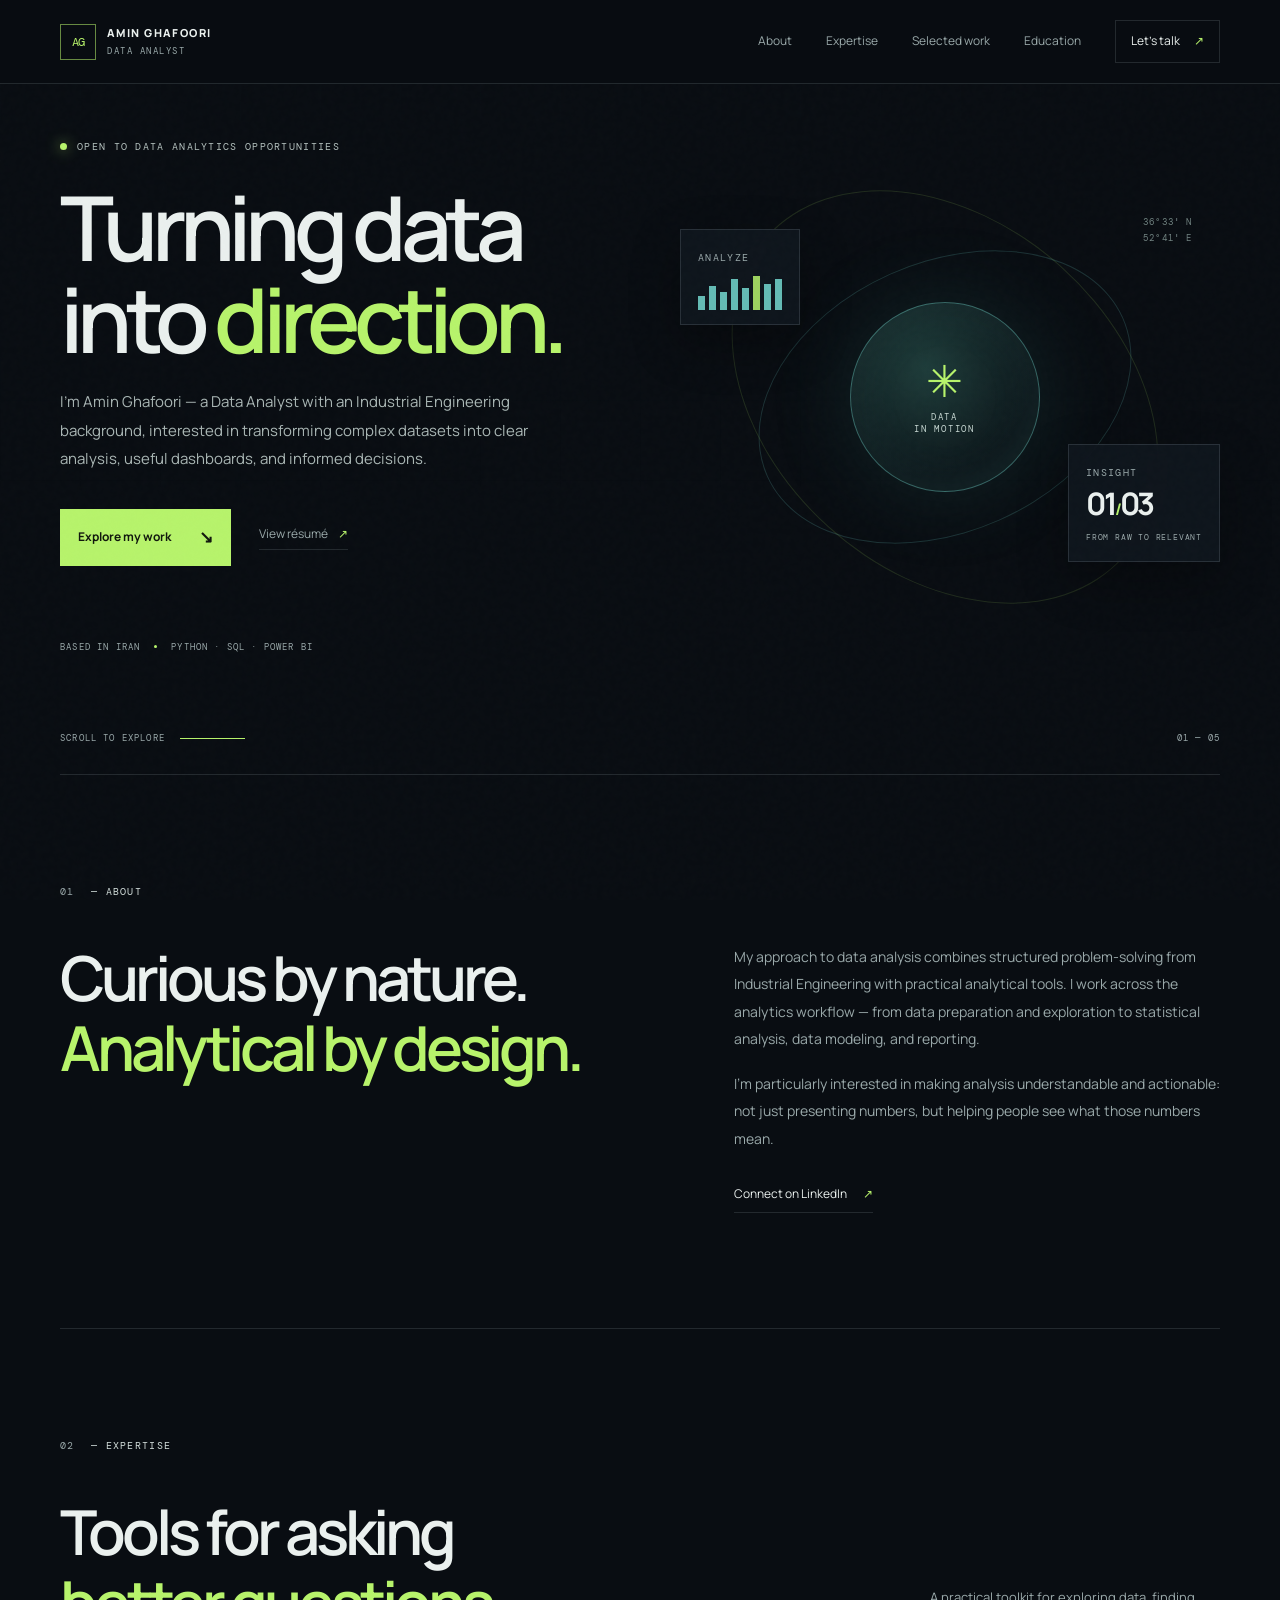
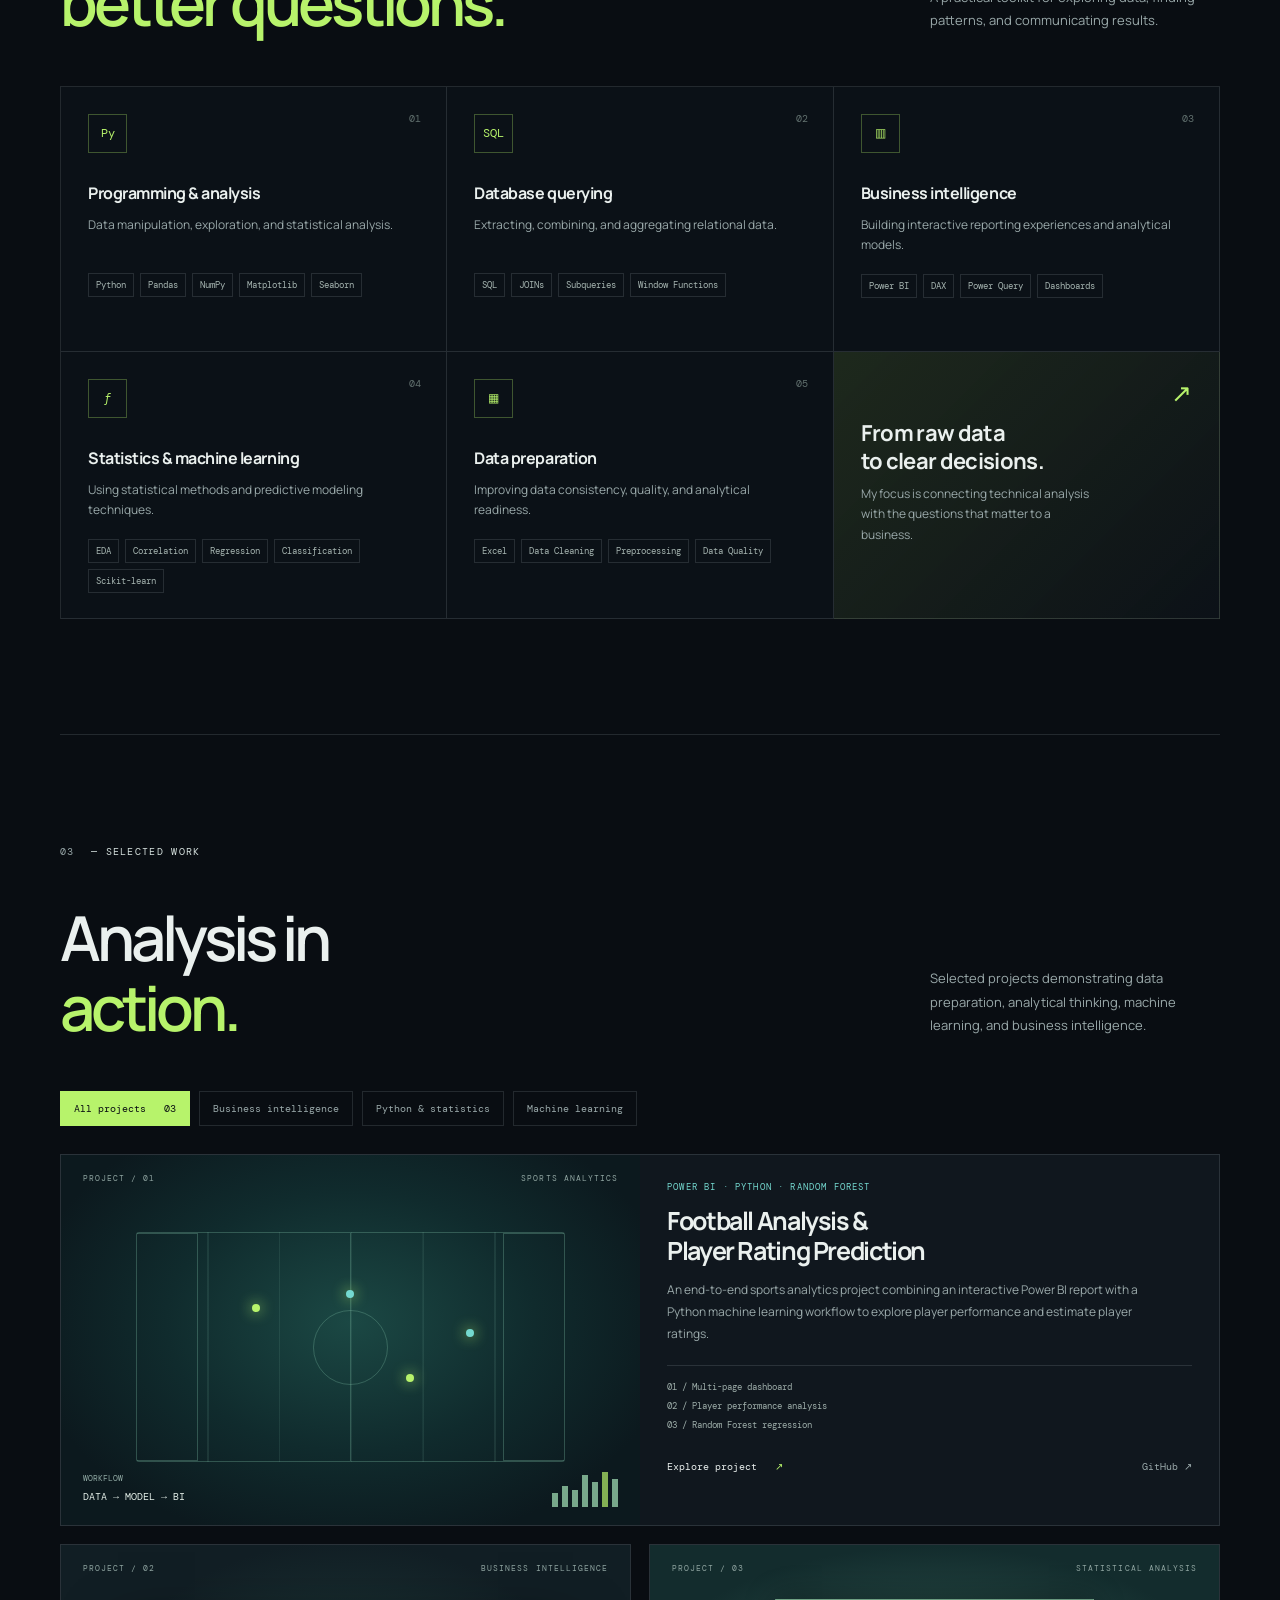
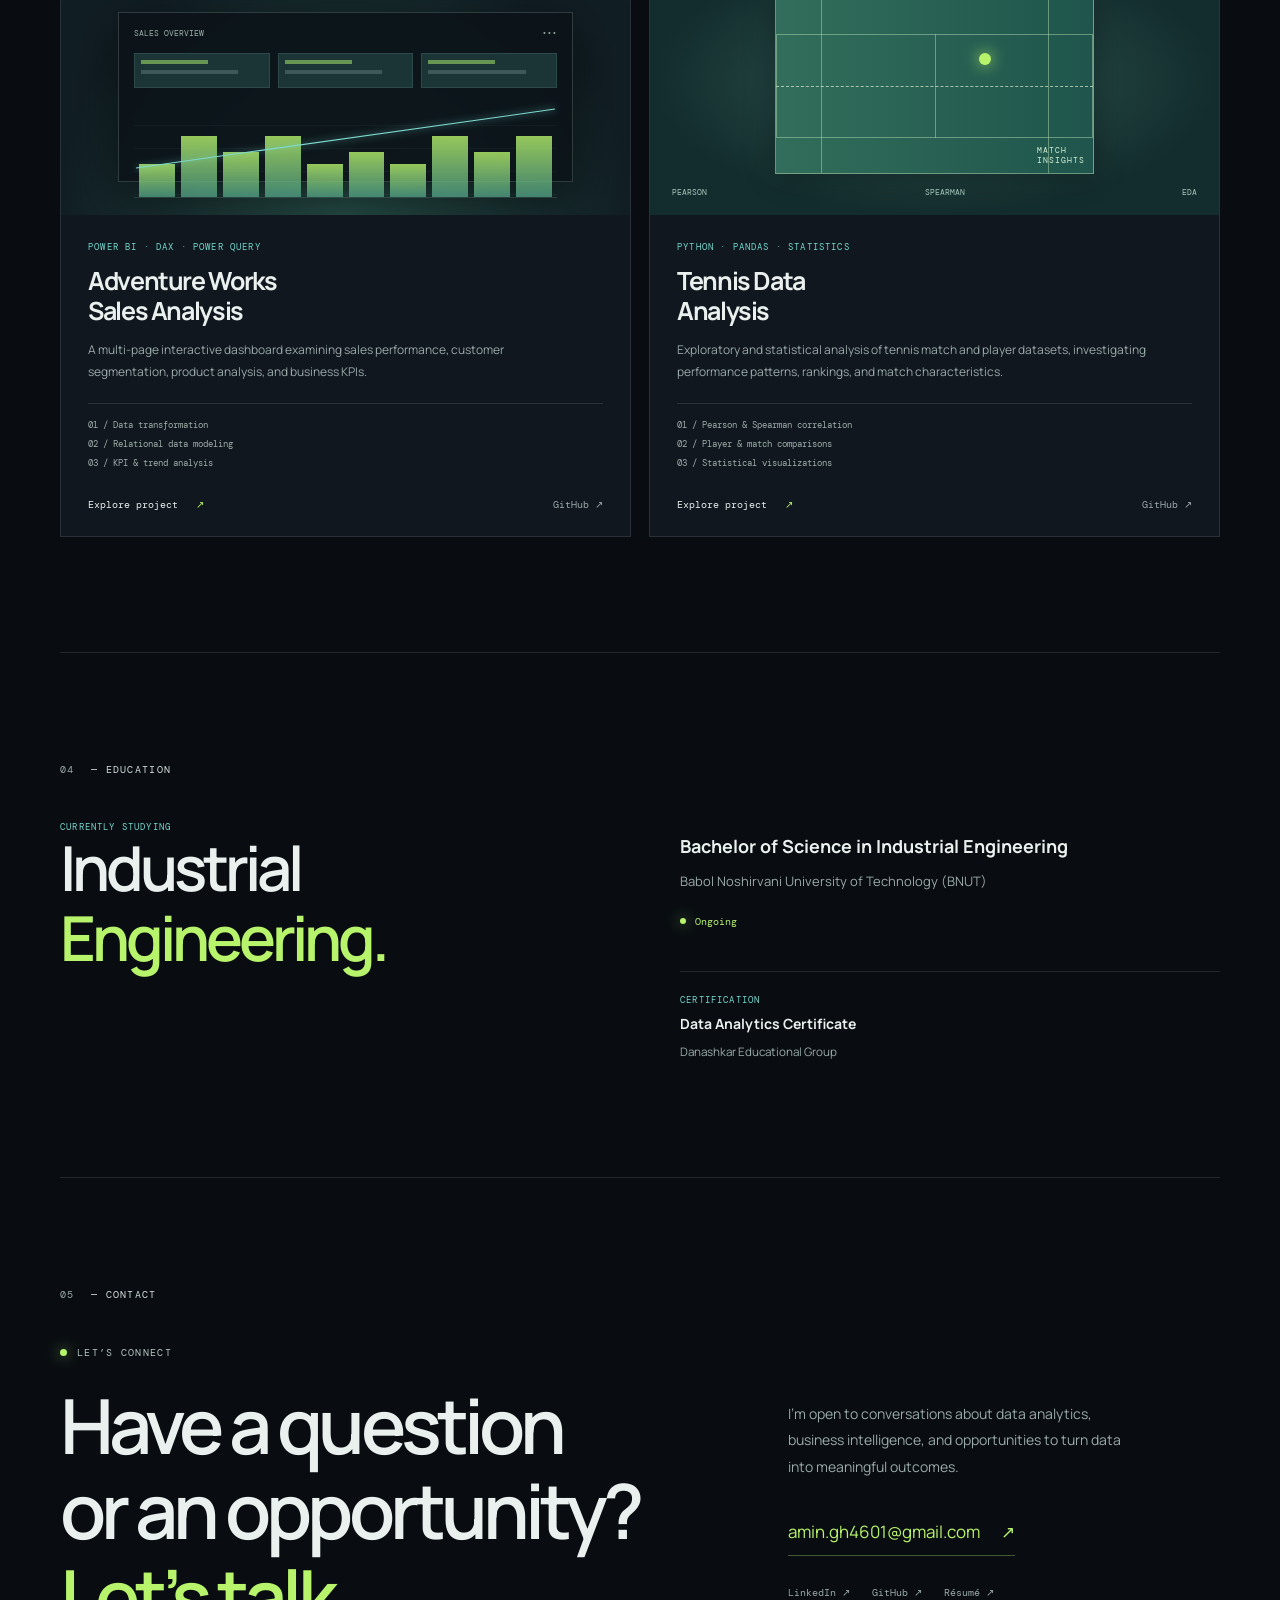
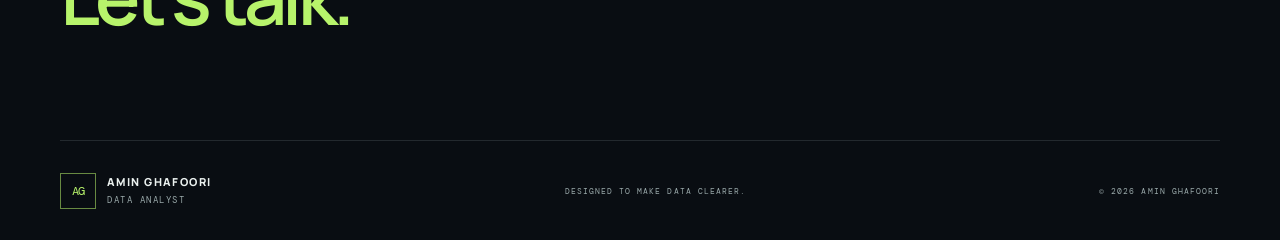
<file: index.html>
<!doctype html>
<html lang="en">
<head>
  <meta charset="utf-8">
  <meta name="viewport" content="width=device-width, initial-scale=1">
  <meta name="theme-color" content="#090d12">
  <meta name="description" content="Amin Ghafoori — Data Analyst focused on Python, SQL, Power BI, statistical analysis and business intelligence.">
  <meta name="author" content="Amin Ghafoori">
  <meta name="robots" content="index, follow">
  <meta property="og:type" content="website">
  <meta property="og:title" content="Amin Ghafoori — Data Analyst & Business Intelligence">
  <meta property="og:description" content="Turning data into direction. Explore selected analytics, business intelligence, and machine learning projects by Amin Ghafoori.">
  <meta property="og:image" content="og-image.svg">
  <meta name="twitter:card" content="summary_large_image">
  <meta name="twitter:title" content="Amin Ghafoori — Data Analyst & BI">
  <meta name="twitter:description" content="Data analysis, business intelligence, statistical analysis, and machine learning.">
  <link rel="icon" type="image/svg+xml" href="favicon.svg">
  <link rel="manifest" href="site.webmanifest">
  <link rel="preload" href="styles.css" as="style">
  <title>Amin Ghafoori — Data Analyst & BI</title>
  <link rel="preconnect" href="https://fonts.googleapis.com">
  <link rel="preconnect" href="https://fonts.gstatic.com" crossorigin>
  <link href="https://fonts.googleapis.com/css2?family=DM+Mono:wght@400;500&family=Manrope:wght@400;500;600;700;800&display=swap" rel="stylesheet">
  <link rel="stylesheet" href="styles.css">
  <script type="application/ld+json">
  {
    "@context": "https://schema.org",
    "@type": "Person",
    "name": "Amin Ghafoori",
    "jobTitle": "Data Analyst",
    "email": "mailto:amin.gh4601@gmail.com",
    "url": "https://www.linkedin.com/in/aminghafoori",
    "sameAs": [
      "https://www.linkedin.com/in/aminghafoori",
      "https://github.com/Amin4601"
    ],
    "knowsAbout": [
      "Data Analysis", "Python", "SQL", "Power BI",
      "Statistical Analysis", "Business Intelligence", "Machine Learning"
    ]
  }
  </script>
</head>
<body>
  <a class="skip-link" href="#main-content">Skip to content</a>
  <div class="noise" aria-hidden="true"></div>
  <header class="site-header">
    <a class="brand" href="#home" aria-label="Amin Ghafoori home"><span class="brand-mark">AG</span><span>AMIN GHAFOORI<span class="brand-sub">DATA ANALYST</span></span></a>
    <button class="menu-toggle" aria-label="Toggle navigation" aria-expanded="false"><span></span><span></span></button>
    <nav class="nav" aria-label="Main navigation">
      <a href="#about">About</a><a href="#expertise">Expertise</a><a href="#work">Selected work</a><a href="#education">Education</a>
      <a class="nav-contact" href="#contact">Let’s talk <span>↗</span></a>
    </nav>
  </header>

  <main id="main-content">
    <section class="hero section-wrap" id="home">
      <div class="hero-copy reveal">
        <div class="eyebrow"><span class="status-dot"></span> OPEN TO DATA ANALYTICS OPPORTUNITIES</div>
        <h1>Turning data<br>into <em>direction.</em></h1>
        <p class="hero-lead">I’m Amin Ghafoori — a Data Analyst with an Industrial Engineering background, interested in transforming complex datasets into clear analysis, useful dashboards, and informed decisions.</p>
        <div class="hero-actions">
          <a class="button button-primary" href="#work">Explore my work <span>↘</span></a>
          <a class="text-link" href="assets/Amin-Ghafoori-Resume.pdf" target="_blank" rel="noopener">View résumé <span>↗</span></a>
        </div>
        <div class="hero-meta"><span>BASED IN IRAN</span><i></i><span>PYTHON · SQL · POWER BI</span></div>
      </div>
      <div class="hero-art reveal" aria-label="Abstract data visualization artwork">
        <div class="orbit orbit-one"></div><div class="orbit orbit-two"></div>
        <div class="art-core"><span class="core-cross">✳</span><span class="core-label">DATA<br>IN MOTION</span></div>
        <div class="float-card card-a"><span class="mini-label">ANALYZE</span><div class="sparkline"><b></b><b></b><b></b><b></b><b></b><b></b><b></b><b></b></div></div>
        <div class="float-card card-b"><span class="mini-label">INSIGHT</span><strong>01<span>/</span>03</strong><small>FROM RAW TO RELEVANT</small></div>
        <div class="art-coordinates">36°33' N<br>52°41' E</div>
      </div>
      <div class="hero-bottom"><span>SCROLL TO EXPLORE</span><span class="scroll-line"></span><span>01 — 05</span></div>
    </section>

    <section class="intro section-wrap section" id="about">
      <div class="section-index">01 <span>— ABOUT</span></div>
      <div class="intro-grid">
        <h2>Curious by nature.<br><em>Analytical by design.</em></h2>
        <div class="intro-text"><p>My approach to data analysis combines structured problem-solving from Industrial Engineering with practical analytical tools. I work across the analytics workflow — from data preparation and exploration to statistical analysis, data modeling, and reporting.</p><p>I’m particularly interested in making analysis understandable and actionable: not just presenting numbers, but helping people see what those numbers mean.</p><a class="arrow-link" href="https://www.linkedin.com/in/aminghafoori" target="_blank" rel="noopener">Connect on LinkedIn <span>↗</span></a></div>
      </div>
    </section>

    <section class="expertise section-wrap section" id="expertise">
      <div class="section-index">02 <span>— EXPERTISE</span></div>
      <div class="section-heading"><h2>Tools for asking<br><em>better questions.</em></h2><p>A practical toolkit for exploring data, finding patterns, and communicating results.</p></div>
      <div class="skills-grid">
        <article class="skill-card"><span class="skill-no">01</span><div class="skill-icon">Py</div><h3>Programming & analysis</h3><p>Data manipulation, exploration, and statistical analysis.</p><div class="tags"><span>Python</span><span>Pandas</span><span>NumPy</span><span>Matplotlib</span><span>Seaborn</span></div></article>
        <article class="skill-card"><span class="skill-no">02</span><div class="skill-icon">SQL</div><h3>Database querying</h3><p>Extracting, combining, and aggregating relational data.</p><div class="tags"><span>SQL</span><span>JOINs</span><span>Subqueries</span><span>Window Functions</span></div></article>
        <article class="skill-card"><span class="skill-no">03</span><div class="skill-icon">▥</div><h3>Business intelligence</h3><p>Building interactive reporting experiences and analytical models.</p><div class="tags"><span>Power BI</span><span>DAX</span><span>Power Query</span><span>Dashboards</span></div></article>
        <article class="skill-card"><span class="skill-no">04</span><div class="skill-icon">ƒ</div><h3>Statistics & machine learning</h3><p>Using statistical methods and predictive modeling techniques.</p><div class="tags"><span>EDA</span><span>Correlation</span><span>Regression</span><span>Classification</span><span>Scikit-learn</span></div></article>
        <article class="skill-card"><span class="skill-no">05</span><div class="skill-icon">▦</div><h3>Data preparation</h3><p>Improving data consistency, quality, and analytical readiness.</p><div class="tags"><span>Excel</span><span>Data Cleaning</span><span>Preprocessing</span><span>Data Quality</span></div></article>
        <article class="skill-card skill-note"><span class="note-mark">↗</span><h3>From raw data<br>to clear decisions.</h3><p>My focus is connecting technical analysis with the questions that matter to a business.</p></article>
      </div>
    </section>

    <section class="work section-wrap section" id="work">
      <div class="section-index">03 <span>— SELECTED WORK</span></div>
      <div class="section-heading"><h2>Analysis in<br><em>action.</em></h2><p>Selected projects demonstrating data preparation, analytical thinking, machine learning, and business intelligence.</p></div>
      <div class="project-filters" role="group" aria-label="Filter projects"><button class="filter active" data-filter="all">All projects <span>03</span></button><button class="filter" data-filter="bi">Business intelligence</button><button class="filter" data-filter="python">Python & statistics</button><button class="filter" data-filter="ml">Machine learning</button></div>
      <div class="projects-grid">
        <article class="project-card project-featured" data-category="bi ml python">
          <div class="project-visual football-visual"><div class="visual-top"><span>PROJECT / 01</span><span>SPORTS ANALYTICS</span></div><div class="pitch"><div class="pitch-line"></div><div class="pitch-circle"></div><div class="pitch-dot dot-one"></div><div class="pitch-dot dot-two"></div><div class="pitch-dot dot-three"></div><div class="pitch-dot dot-four"></div></div><div class="visual-metrics"><div><small>WORKFLOW</small><b>DATA → MODEL → BI</b></div><div class="bars"><i></i><i></i><i></i><i></i><i></i><i></i><i></i></div></div></div>
          <div class="project-content"><div class="project-kicker">POWER BI · PYTHON · RANDOM FOREST</div><h3>Football Analysis &<br>Player Rating Prediction</h3><p>An end-to-end sports analytics project combining an interactive Power BI report with a Python machine learning workflow to explore player performance and estimate player ratings.</p><div class="project-points"><span>01 / Multi-page dashboard</span><span>02 / Player performance analysis</span><span>03 / Random Forest regression</span></div><div class="project-links"><button class="project-detail" data-project="football">Explore project <span>↗</span></button><a href="https://github.com/Amin4601/Football-Analysis-Project" target="_blank" rel="noopener">GitHub ↗</a></div></div>
        </article>
        <article class="project-card" data-category="bi">
          <div class="project-visual adventure-visual"><div class="visual-top"><span>PROJECT / 02</span><span>BUSINESS INTELLIGENCE</span></div><div class="dash-window"><div class="dash-head"><span>SALES OVERVIEW</span><span>•••</span></div><div class="dash-kpis"><i><b></b><small></small></i><i><b></b><small></small></i><i><b></b><small></small></i></div><div class="dash-chart"><div class="chart-bars"><i></i><i></i><i></i><i></i><i></i><i></i><i></i><i></i><i></i><i></i></div><div class="chart-line"></div></div></div></div>
          <div class="project-content"><div class="project-kicker">POWER BI · DAX · POWER QUERY</div><h3>Adventure Works<br>Sales Analysis</h3><p>A multi-page interactive dashboard examining sales performance, customer segmentation, product analysis, and business KPIs.</p><div class="project-points"><span>01 / Data transformation</span><span>02 / Relational data modeling</span><span>03 / KPI & trend analysis</span></div><div class="project-links"><button class="project-detail" data-project="adventure">Explore project <span>↗</span></button><a href="https://github.com/Amin4601/adventure_works_analysis" target="_blank" rel="noopener">GitHub ↗</a></div></div>
        </article>
        <article class="project-card" data-category="python">
          <div class="project-visual tennis-visual"><div class="visual-top"><span>PROJECT / 03</span><span>STATISTICAL ANALYSIS</span></div><div class="tennis-court"><div class="court-net"></div><div class="court-service"></div><div class="court-ball"></div><div class="court-label">MATCH<br>INSIGHTS</div></div><div class="tennis-stat"><span>PEARSON</span><span>SPEARMAN</span><span>EDA</span></div></div>
          <div class="project-content"><div class="project-kicker">PYTHON · PANDAS · STATISTICS</div><h3>Tennis Data<br>Analysis</h3><p>Exploratory and statistical analysis of tennis match and player datasets, investigating performance patterns, rankings, and match characteristics.</p><div class="project-points"><span>01 / Pearson & Spearman correlation</span><span>02 / Player & match comparisons</span><span>03 / Statistical visualizations</span></div><div class="project-links"><button class="project-detail" data-project="tennis">Explore project <span>↗</span></button><a href="https://github.com/Amin4601/Tennis_Analysis" target="_blank" rel="noopener">GitHub ↗</a></div></div>
        </article>
      </div>
    </section>

    <section class="education section-wrap section" id="education">
      <div class="section-index">04 <span>— EDUCATION</span></div>
      <div class="education-row"><div><div class="project-kicker">CURRENTLY STUDYING</div><h2>Industrial<br><em>Engineering.</em></h2></div><div class="education-detail"><h3>Bachelor of Science in Industrial Engineering</h3><p>Babol Noshirvani University of Technology (BNUT)</p><span class="education-status"><i></i> Ongoing</span><div class="certification"><span class="project-kicker">CERTIFICATION</span><b>Data Analytics Certificate</b><small>Danashkar Educational Group</small></div></div></div>
    </section>

    <section class="contact section-wrap section" id="contact">
      <div class="section-index">05 <span>— CONTACT</span></div>
      <div class="contact-inner"><div><div class="eyebrow"><span class="status-dot"></span> LET’S CONNECT</div><h2>Have a question<br>or an opportunity?<br><em>Let’s talk.</em></h2></div><div class="contact-side"><p>I’m open to conversations about data analytics, business intelligence, and opportunities to turn data into meaningful outcomes.</p><a class="email-link" href="mailto:amin.gh4601@gmail.com">amin.gh4601@gmail.com <span>↗</span></a><div class="social-links"><a href="https://www.linkedin.com/in/aminghafoori" target="_blank" rel="noopener">LinkedIn ↗</a><a href="https://github.com/Amin4601" target="_blank" rel="noopener">GitHub ↗</a><a href="assets/Amin-Ghafoori-Resume.pdf" target="_blank" rel="noopener">Résumé ↗</a></div></div></div>
    </section>
  </main>
  <footer class="footer section-wrap"><a class="brand" href="#home"><span class="brand-mark">AG</span><span>AMIN GHAFOORI<span class="brand-sub">DATA ANALYST</span></span></a><span>DESIGNED TO MAKE DATA CLEARER.</span><span>© <span id="year"></span> AMIN GHAFOORI</span></footer>

  <dialog class="project-modal" id="project-modal"><button class="modal-close" aria-label="Close dialog">×</button><div class="modal-content" id="modal-content"></div></dialog>
  <script src="script.js"></script>
</body>
</html>
</file>
<file: styles.css>
.skip-link{position:fixed;left:12px;top:12px;z-index:1000;padding:10px 14px;background:var(--accent);color:#111;text-decoration:none;transform:translateY(-160%);transition:transform .2s}.skip-link:focus{transform:translateY(0)}:focus-visible{outline:2px solid var(--accent);outline-offset:4px}
*{box-sizing:border-box} :root{--bg:#090d12;--panel:#10171e;--panel2:#121d24;--line:rgba(215,230,235,.13);--text:#eaf0ee;--muted:#9aa9aa;--accent:#b7f36b;--cyan:#74d9d0;--mono:"DM Mono",monospace;--sans:"Manrope",sans-serif}html{scroll-behavior:smooth;scroll-padding-top:90px}body{margin:0;background:var(--bg);color:var(--text);font-family:var(--sans);font-size:14px;line-height:1.7;overflow-x:hidden}body:before{content:"";position:fixed;inset:0;pointer-events:none;opacity:.16;background-image:linear-gradient(rgba(160,190,190,.08) 1px,transparent 1px),linear-gradient(90deg,rgba(160,190,190,.08) 1px,transparent 1px);background-size:80px 80px;mask-image:linear-gradient(to bottom,black,transparent 80%);z-index:-1}.noise{position:fixed;inset:0;pointer-events:none;opacity:.035;z-index:10;background-image:url("data:image/svg+xml,%3Csvg viewBox='0 0 180 180' xmlns='http://www.w3.org/2000/svg'%3E%3Cfilter id='n'%3E%3CfeTurbulence type='fractalNoise' baseFrequency='.8' numOctaves='4' stitchTiles='stitch'/%3E%3C/filter%3E%3Crect width='100%25' height='100%25' filter='url(%23n)' opacity='.5'/%3E%3C/svg%3E")}.section-wrap{width:min(1160px,calc(100% - 64px));margin-inline:auto}.site-header{height:84px;border-bottom:1px solid var(--line);display:flex;align-items:center;justify-content:space-between;padding:0 max(32px,calc((100vw - 1160px)/2));position:sticky;top:0;background:rgba(9,13,18,.88);backdrop-filter:blur(18px);z-index:20}.brand{display:flex;align-items:center;gap:11px;color:var(--text);text-decoration:none;font-size:11px;font-weight:800;letter-spacing:.13em;line-height:1.35}.brand-mark{display:grid;place-items:center;width:36px;height:36px;border:1px solid rgba(183,243,107,.55);color:var(--accent);font:12px var(--mono);letter-spacing:-.08em}.brand-sub{display:block;color:var(--muted);font:9px var(--mono);letter-spacing:.17em;margin-top:4px}.nav{display:flex;align-items:center;gap:34px}.nav a,.text-link,.arrow-link,.social-links a{color:var(--muted);text-decoration:none;font-size:12px;transition:color .2s}.nav a:hover,.text-link:hover,.arrow-link:hover,.social-links a:hover{color:var(--accent)}.nav .nav-contact{color:var(--text);border:1px solid var(--line);padding:10px 15px}.nav-contact span{color:var(--accent);margin-left:12px}.menu-toggle{display:none;background:none;border:0}.hero{min-height:690px;display:grid;grid-template-columns:1.05fr .95fr;align-items:center;position:relative;padding-top:35px;padding-bottom:100px}.eyebrow,.project-kicker,.section-index,.hero-meta,.hero-bottom,.mini-label,.visual-top,.art-coordinates,.footer>span{font:10px var(--mono);letter-spacing:.13em;color:var(--muted)}.eyebrow{display:flex;align-items:center;gap:10px;color:#b5c2bf}.status-dot,.education-status i{width:7px;height:7px;background:var(--accent);border-radius:50%;box-shadow:0 0 14px rgba(183,243,107,.7)}h1,h2,h3,p{margin-top:0}h1{font-size:clamp(58px,7vw,92px);line-height:1.02;letter-spacing:-.075em;margin:28px 0 24px;font-weight:600}h1 em,h2 em{font-style:normal;color:var(--accent)}.hero-lead{max-width:530px;color:#aab7b5;font-size:15px;line-height:1.9}.hero-actions{display:flex;align-items:center;gap:28px;margin-top:35px}.button{display:inline-flex;align-items:center;gap:28px;padding:14px 18px;text-decoration:none;font-size:12px;font-weight:700}.button-primary{background:var(--accent);color:#11170d}.button-primary span{font-size:17px}.text-link{border-bottom:1px solid var(--line);padding-bottom:5px}.text-link span{color:var(--accent);margin-left:8px}.hero-meta{display:flex;align-items:center;gap:14px;margin-top:75px;font-size:9px}.hero-meta i{height:3px;width:3px;background:var(--accent);border-radius:50%}.hero-art{height:480px;position:relative;display:grid;place-items:center}.orbit{position:absolute;border:1px solid rgba(116,217,208,.18);border-radius:50%;transform:rotate(-24deg)}.orbit-one{width:390px;height:270px}.orbit-two{width:480px;height:350px;transform:rotate(42deg);border-color:rgba(183,243,107,.13)}.art-core{width:190px;height:190px;border-radius:50%;background:radial-gradient(circle at 40% 35%,#1e3c3a,#0d171b 65%);border:1px solid rgba(116,217,208,.4);box-shadow:0 0 90px rgba(68,183,160,.13),inset 0 0 50px rgba(116,217,208,.08);display:flex;flex-direction:column;align-items:center;justify-content:center;position:relative}.core-cross{font-size:44px;color:var(--accent);line-height:1}.core-label{font:9px var(--mono);letter-spacing:.2em;text-align:center;color:#c9d9d4;margin-top:9px}.float-card{position:absolute;background:rgba(16,23,30,.9);border:1px solid var(--line);padding:14px 17px;backdrop-filter:blur(10px);box-shadow:0 18px 50px #0005}.card-a{top:72px;left:2%}.card-b{bottom:75px;right:0}.sparkline{display:flex;align-items:end;gap:4px;height:34px;margin-top:8px}.sparkline b{width:7px;background:var(--cyan);height:40%;opacity:.85}.sparkline b:nth-child(2){height:70%}.sparkline b:nth-child(3){height:52%}.sparkline b:nth-child(4){height:92%}.sparkline b:nth-child(5){height:65%}.sparkline b:nth-child(6){height:100%;background:var(--accent)}.sparkline b:nth-child(7){height:75%}.sparkline b:nth-child(8){height:90%}.card-b strong{display:block;font-size:31px;letter-spacing:-.08em;line-height:1.3}.card-b strong span{color:var(--accent);font-size:16px}.card-b small{font:8px var(--mono);color:var(--muted);letter-spacing:.1em}.art-coordinates{position:absolute;right:5%;top:12%;line-height:1.8;color:#718381;font-size:9px}.hero-bottom{position:absolute;bottom:30px;left:0;right:0;display:flex;align-items:center;gap:15px;font-size:9px}.scroll-line{height:1px;width:65px;background:var(--accent)}.hero-bottom span:last-child{margin-left:auto}.section{padding-top:110px;padding-bottom:115px;border-top:1px solid var(--line)}.section-index{margin-bottom:45px}.section-index span{color:#d4dfdc;margin-left:9px}.intro-grid{display:grid;grid-template-columns:1.1fr .9fr;gap:80px}.intro h2,.section-heading h2,.education h2,.contact h2{font-size:clamp(38px,5vw,62px);line-height:1.13;letter-spacing:-.065em;font-weight:600;margin:0}.intro-text{max-width:490px;color:var(--muted);line-height:1.95}.intro-text p{margin-bottom:18px}.arrow-link{display:inline-block;margin-top:12px;color:var(--text);border-bottom:1px solid var(--line);padding-bottom:7px}.arrow-link span{color:var(--accent);margin-left:14px}.section-heading{display:flex;justify-content:space-between;align-items:end;margin-bottom:48px}.section-heading>p{max-width:290px;color:var(--muted);font-size:13px;margin:0 0 5px;line-height:1.8}.skills-grid{display:grid;grid-template-columns:repeat(3,1fr);border-top:1px solid var(--line);border-left:1px solid var(--line)}.skill-card{min-height:265px;padding:27px 27px 25px;border-right:1px solid var(--line);border-bottom:1px solid var(--line);position:relative;background:rgba(16,23,30,.48)}.skill-no{position:absolute;right:25px;top:25px;font:10px var(--mono);color:#62716f}.skill-icon{width:39px;height:39px;border:1px solid rgba(183,243,107,.3);color:var(--accent);display:grid;place-items:center;font:12px var(--mono);margin-bottom:27px}.skill-card h3{font-size:16px;letter-spacing:-.03em;margin-bottom:8px}.skill-card p{font-size:12px;color:var(--muted);min-height:40px;line-height:1.7}.tags{display:flex;flex-wrap:wrap;gap:6px;margin-top:18px}.tags span{font:9px var(--mono);color:#a7b6b2;border:1px solid var(--line);padding:5px 7px}.skill-note{background:linear-gradient(135deg,rgba(183,243,107,.12),rgba(16,23,30,.5))}.skill-note h3{font-size:22px;line-height:1.3;margin-top:40px}.skill-note p{max-width:230px}.note-mark{position:absolute;right:27px;top:20px;color:var(--accent);font-size:25px}.project-filters{display:flex;gap:9px;flex-wrap:wrap;margin-bottom:28px}.filter{font:10px var(--mono);color:var(--muted);border:1px solid var(--line);background:transparent;padding:10px 13px;cursor:pointer}.filter.active,.filter:hover{color:var(--bg);background:var(--accent);border-color:var(--accent)}.filter span{margin-left:12px}.projects-grid{display:grid;grid-template-columns:1fr 1fr;gap:18px}.project-card{background:var(--panel);border:1px solid var(--line);min-width:0;transition:transform .3s,border-color .3s}.project-card:hover{transform:translateY(-4px);border-color:rgba(183,243,107,.4)}.project-featured{grid-column:1/-1;display:grid;grid-template-columns:1fr 1fr}.project-visual{height:270px;position:relative;overflow:hidden;background:#111d22}.project-featured .project-visual{height:auto;min-height:370px}.visual-top{position:absolute;left:22px;right:22px;top:18px;display:flex;justify-content:space-between;font-size:8px;color:#8fa4a0}.football-visual{background:radial-gradient(ellipse at 50% 45%,#1b4844,#102b2d 45%,#0c191e 80%)}.pitch{position:absolute;width:74%;height:62%;left:13%;top:21%;border:1px solid #79b7a055;border-radius:3px;background:repeating-linear-gradient(90deg,transparent 0 16.4%,#7bb4a322 16.5% 16.8%)}.pitch:before,.pitch:after{content:"";position:absolute;top:0;bottom:0;width:14%;border:1px solid #79b7a055}.pitch:before{left:0;border-left:0}.pitch:after{right:0;border-right:0}.pitch-line{position:absolute;top:0;bottom:0;left:50%;border-left:1px solid #79b7a055}.pitch-circle{position:absolute;width:75px;height:75px;border:1px solid #79b7a055;border-radius:50%;left:calc(50% - 37px);top:calc(50% - 37px)}.pitch-dot{position:absolute;width:8px;height:8px;border-radius:50%;background:var(--accent);box-shadow:0 0 14px var(--accent)}.dot-one{left:27%;top:31%}.dot-two{left:63%;top:62%}.dot-three{left:49%;top:25%;background:var(--cyan)}.dot-four{left:77%;top:42%;background:var(--cyan)}.visual-metrics{position:absolute;bottom:18px;left:22px;right:22px;display:flex;align-items:end;justify-content:space-between}.visual-metrics small{display:block;font:8px var(--mono);color:#91aaa4}.visual-metrics b{font:10px var(--mono);color:#e3eee8}.bars{display:flex;align-items:end;gap:4px;height:35px}.bars i{width:6px;background:#a5e5ba;height:40%;opacity:.7}.bars i:nth-child(2){height:60%}.bars i:nth-child(3){height:48%}.bars i:nth-child(4){height:90%}.bars i:nth-child(5){height:70%}.bars i:nth-child(6){height:100%;background:var(--accent)}.bars i:nth-child(7){height:78%}.adventure-visual{background:radial-gradient(ellipse at 50% 100%,#254c46,#111e24 72%)}.dash-window{position:absolute;left:10%;right:10%;top:25%;bottom:12%;border:1px solid #b9d5c533;background:#0b1319e8;padding:15px;box-shadow:0 15px 50px #0008}.dash-head{font:8px var(--mono);color:#9db1ad;display:flex;justify-content:space-between}.dash-kpis{display:flex;gap:8px;margin-top:15px}.dash-kpis i{height:35px;flex:1;background:#1b3436;border:1px solid #a5cfc522;padding:6px}.dash-kpis b,.dash-kpis small{display:block;background:#a7ed6b88;height:4px;width:55%}.dash-kpis small{background:#829f9d55;width:80%;margin-top:6px}.dash-chart{height:95px;margin-top:15px;position:relative;border-bottom:1px solid #6c8a7d44;background:repeating-linear-gradient(to bottom,transparent 0 22px,#78958b20 23px)}.chart-bars{position:absolute;inset:12px 5px 0;display:flex;align-items:end;gap:6px}.chart-bars i{flex:1;background:linear-gradient(#b7f36b,#4e9c83);height:40%;opacity:.8}.chart-bars i:nth-child(2n){height:75%}.chart-bars i:nth-child(3n){height:55%}.chart-line{position:absolute;left:0;right:0;top:37%;height:1px;background:#7ddbd0;transform:rotate(-8deg);box-shadow:0 0 7px #7ddbd0}.tennis-visual{background:radial-gradient(ellipse at 50% 50%,#315b53,#132c2d 70%)}.tennis-court{position:absolute;left:22%;right:22%;top:20%;bottom:15%;border:1px solid #b9dfb477;background:linear-gradient(90deg,#326e5b,#1f554c);box-shadow:0 0 30px #0005}.tennis-court:before,.tennis-court:after{content:"";position:absolute;left:14%;right:14%;top:0;bottom:0;border-left:1px solid #b9dfb477;border-right:1px solid #b9dfb477}.tennis-court:after{left:0;right:0;top:20%;bottom:20%;border:1px solid #b9dfb477}.court-net{position:absolute;left:0;right:0;top:50%;border-top:1px dashed #e5f5d5aa}.court-service{position:absolute;top:20%;bottom:20%;left:50%;border-left:1px solid #b9dfb477}.court-ball{position:absolute;width:12px;height:12px;border-radius:50%;background:var(--accent);box-shadow:0 0 15px var(--accent);left:64%;top:31%}.court-label{position:absolute;right:8px;bottom:8px;font:8px var(--mono);letter-spacing:.12em;color:#d4f0d7}.tennis-stat{position:absolute;left:22px;right:22px;bottom:18px;display:flex;justify-content:space-between;font:8px var(--mono);color:#a7c8bb}.project-content{padding:26px 27px 25px}.project-kicker{font-size:9px;color:var(--cyan)}.project-content h3{font-size:25px;line-height:1.2;letter-spacing:-.055em;margin:13px 0}.project-content p{font-size:12px;color:var(--muted);line-height:1.85;max-width:490px}.project-points{display:grid;gap:7px;padding:15px 0;border-top:1px solid var(--line);margin-top:20px}.project-points span{font:9px var(--mono);color:#9eaeaa}.project-links{display:flex;align-items:center;justify-content:space-between;margin-top:14px}.project-links button,.project-links a{font:10px var(--mono);color:var(--text);text-decoration:none;background:none;border:0;padding:0;cursor:pointer}.project-links button span{color:var(--accent);margin-left:12px}.project-links a{color:var(--muted)}.project-links a:hover{color:var(--accent)}.education-row{display:grid;grid-template-columns:1fr 1fr;gap:80px}.education-detail{padding-top:10px}.education-detail h3{font-size:18px;margin:0 0 8px}.education-detail p{color:var(--muted);font-size:13px}.education-status{display:inline-flex;align-items:center;gap:9px;color:var(--accent);font:10px var(--mono);margin-top:10px}.education-status i{width:6px;height:6px}.certification{border-top:1px solid var(--line);margin-top:40px;padding-top:22px;display:grid;gap:6px}.certification b{font-size:14px}.certification small{color:var(--muted)}.contact{padding-bottom:100px}.contact-inner{display:grid;grid-template-columns:1.2fr .8fr;gap:80px}.contact h2{font-size:clamp(48px,6vw,76px);margin-top:24px}.contact-side{padding-top:55px}.contact-side>p{color:var(--muted);line-height:1.9;max-width:340px}.email-link{display:inline-block;color:var(--accent);font-size:17px;text-decoration:none;border-bottom:1px solid #b7f36b55;padding-bottom:8px;margin-top:24px}.email-link span{margin-left:18px}.social-links{display:flex;gap:22px;margin-top:30px}.social-links a{font:10px var(--mono)}.footer{border-top:1px solid var(--line);min-height:100px;display:flex;align-items:center;justify-content:space-between}.footer>span{font-size:8px}.project-modal{width:min(650px,calc(100% - 30px));background:#10171e;color:var(--text);border:1px solid var(--line);padding:38px;max-height:85vh}.project-modal::backdrop{background:#030608cc;backdrop-filter:blur(7px)}.modal-close{position:absolute;right:18px;top:12px;background:none;border:0;color:var(--muted);font-size:28px;cursor:pointer}.modal-content h2{font-size:32px;line-height:1.2;letter-spacing:-.05em;margin:12px 0}.modal-content p,.modal-content li{color:var(--muted);font-size:13px;line-height:1.9}.modal-content ul{padding-left:20px}.modal-actions{display:flex;gap:20px;margin-top:25px}.modal-actions a{color:var(--accent);font:10px var(--mono);text-decoration:none}.reveal{opacity:0;transform:translateY(18px);transition:opacity .7s,transform .7s}.reveal.visible{opacity:1;transform:none}.project-card.is-hidden{display:none}
@media(max-width:800px){.section-wrap{width:min(100% - 40px,600px)}.site-header{padding:0 20px;height:72px}.menu-toggle{display:flex;flex-direction:column;gap:6px;padding:10px}.menu-toggle span{width:22px;height:1px;background:var(--text)}.nav{display:none;position:absolute;top:71px;left:0;right:0;background:#0d141a;border-bottom:1px solid var(--line);padding:20px;flex-direction:column;align-items:stretch;gap:18px}.nav.open{display:flex}.nav .nav-contact{width:max-content}.hero{grid-template-columns:1fr;padding-top:85px;min-height:unset;padding-bottom:100px}.hero-art{height:360px;grid-row:1;margin-bottom:25px}.orbit-one{width:290px;height:210px}.orbit-two{width:350px;height:260px}.art-core{width:145px;height:145px}.core-cross{font-size:34px}.card-a{left:0;top:38px}.card-b{right:0;bottom:38px}.art-coordinates{right:0;top:3%}h1{font-size:clamp(55px,13vw,80px)}.hero-meta{margin-top:50px}.intro-grid,.education-row,.contact-inner{grid-template-columns:1fr;gap:28px}.section{padding-top:80px;padding-bottom:85px}.section-index{margin-bottom:32px}.section-heading{display:block}.section-heading>p{margin-top:22px}.skills-grid{grid-template-columns:1fr 1fr}.skill-card{padding:22px;min-height:250px}.projects-grid{grid-template-columns:1fr}.project-featured{grid-column:auto;grid-template-columns:1fr}.project-featured .project-visual{min-height:290px}.project-visual{height:245px}.education-detail{padding-top:0}.contact-side{padding-top:10px}.footer{padding:25px 0;gap:15px;flex-wrap:wrap}.footer>span:nth-child(2){display:none}}
@media(max-width:480px){.section-wrap{width:calc(100% - 34px)}.hero-art{height:300px}.orbit-one{width:245px;height:180px}.orbit-two{width:290px;height:220px}.art-core{width:125px;height:125px}.card-a{transform:scale(.85);transform-origin:top left}.card-b{transform:scale(.85);transform-origin:bottom right}.hero-actions{gap:18px}.button{gap:15px;padding:13px}.hero-meta{font-size:8px;gap:9px}.skills-grid{grid-template-columns:1fr}.skill-card{min-height:unset}.skill-card p{min-height:unset}.project-content{padding:22px}.project-content h3{font-size:23px}.project-filters{gap:6px}.filter{font-size:9px;padding:9px}.contact h2{font-size:48px}.social-links{gap:15px}.footer{font-size:8px}.footer .brand{width:100%}.project-modal{padding:30px 22px}.modal-content h2{font-size:27px}}
</file>
